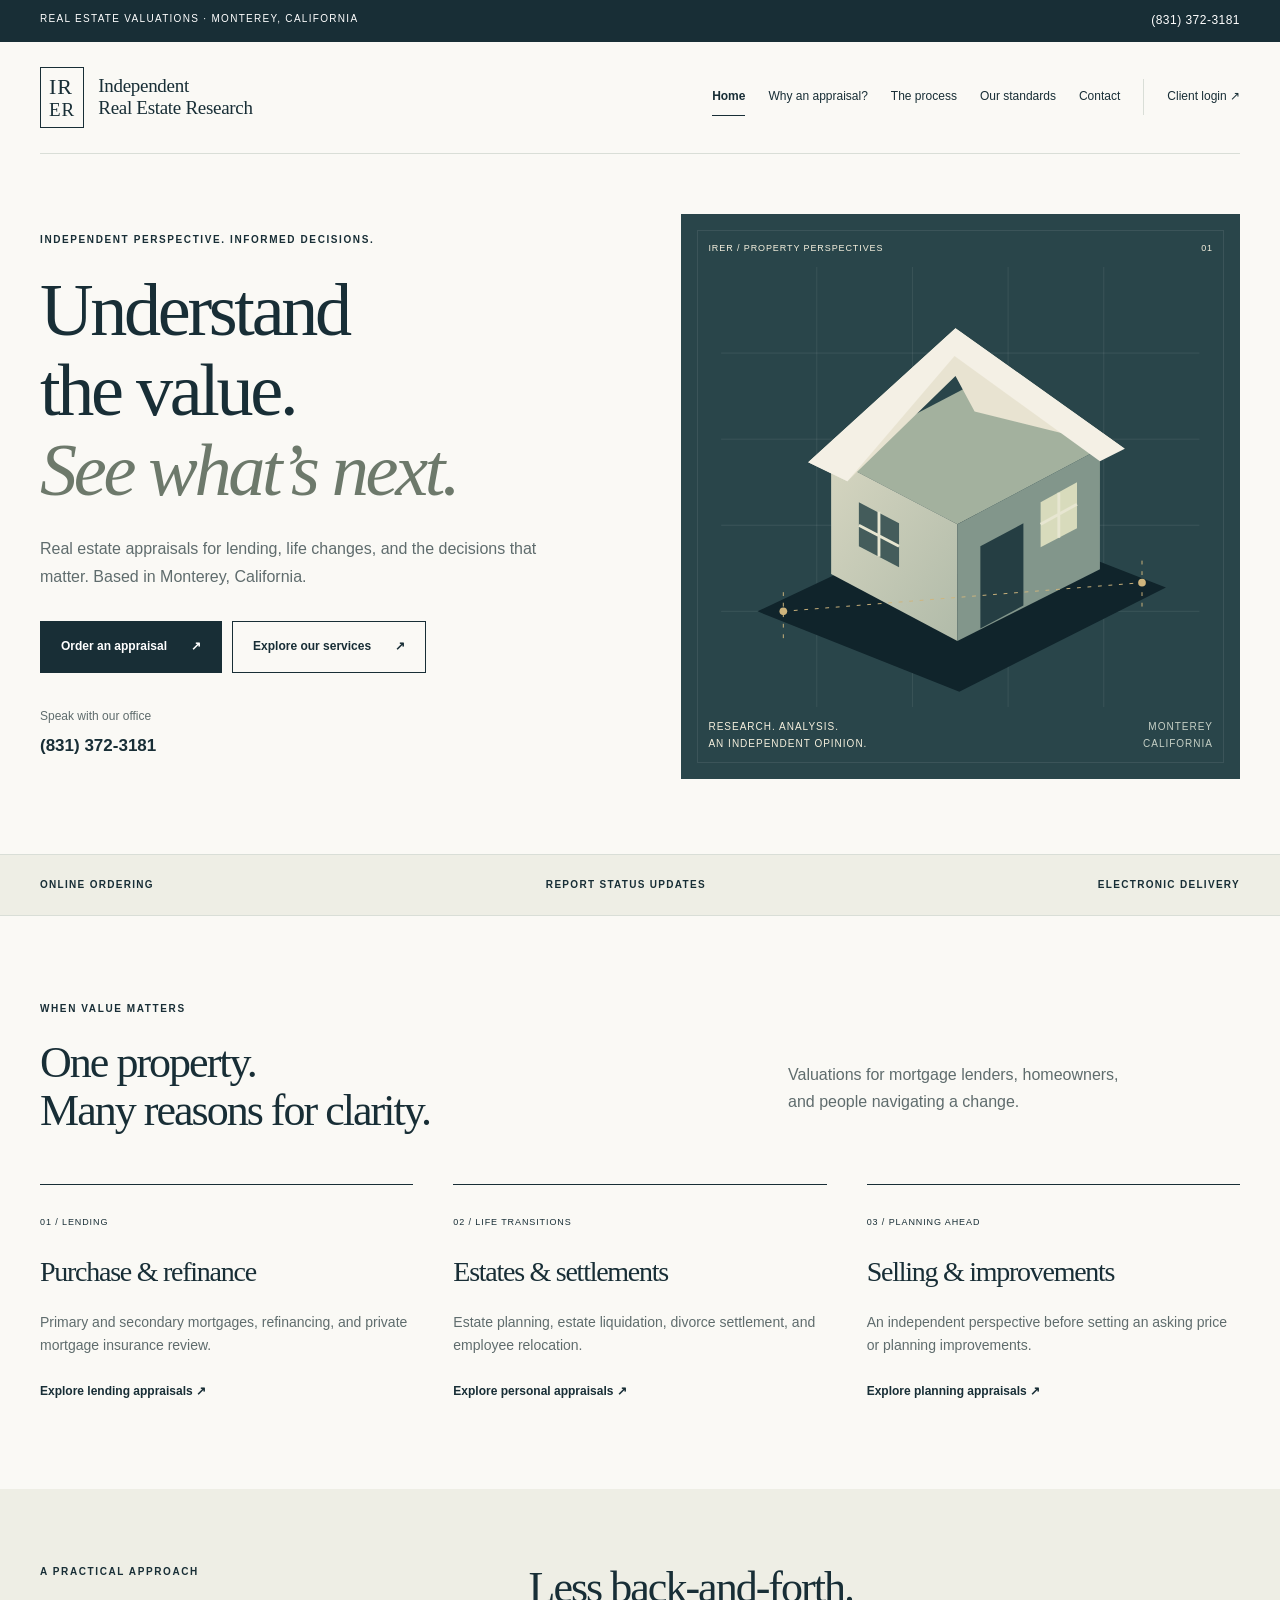
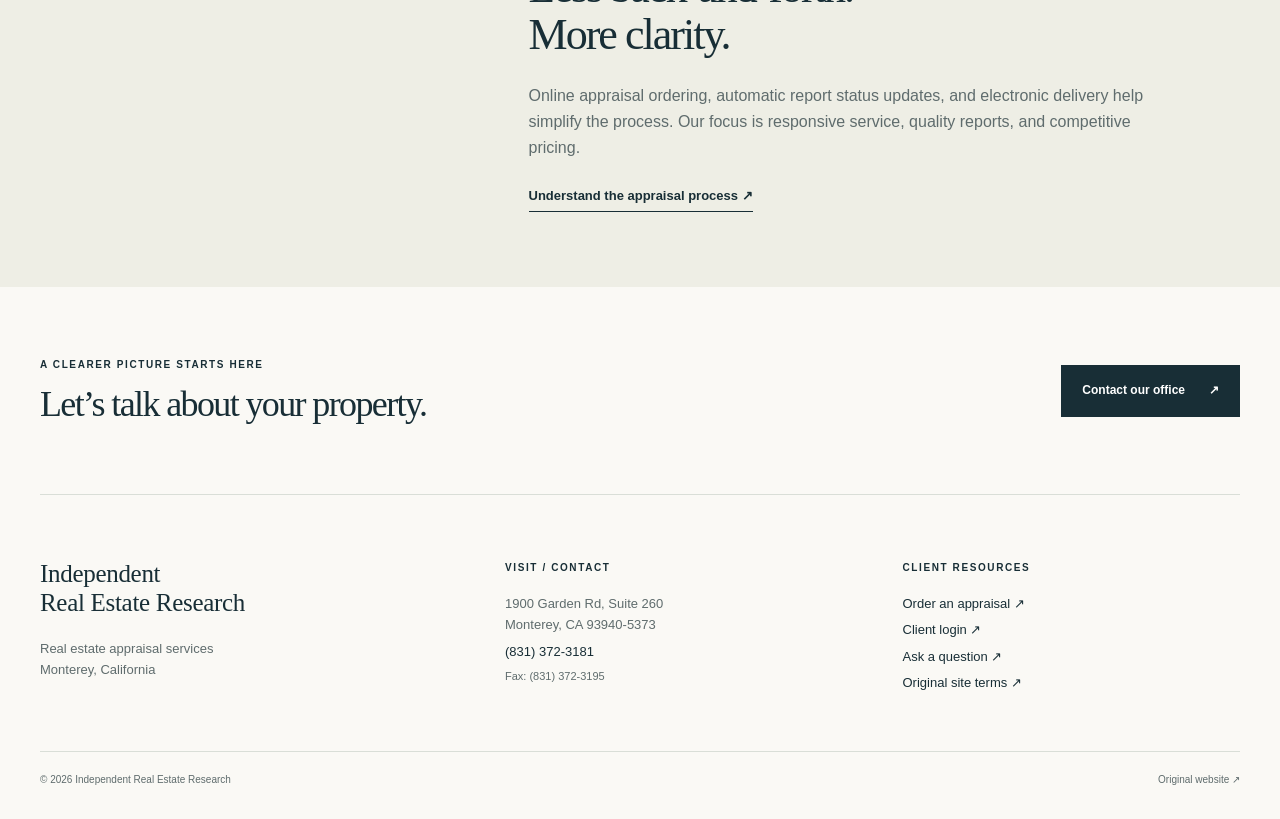
<file: index.html>
<!doctype html><html lang="en"><head><meta charset="utf-8"><meta name="viewport" content="width=device-width,initial-scale=1"><title>Real Estate Appraisals in Monterey | Independent Real Estate Research</title><meta name="description" content="Independent Real Estate Research provides appraisal services for mortgages, refinancing, estates, settlements and relocation."><meta name="theme-color" content="#182e36"><link rel="icon" href="favicon.svg" type="image/svg+xml"><link rel="stylesheet" href="styles.css"><script src="script.js" defer></script><script type="application/ld+json">{"@context": "https://schema.org", "@type": "LocalBusiness", "name": "Independent Real Estate Research", "telephone": "+1-831-372-3181", "faxNumber": "+1-831-372-3195", "address": {"@type": "PostalAddress", "streetAddress": "1900 Garden Rd, Suite 260", "addressLocality": "Monterey", "addressRegion": "CA", "postalCode": "93940-5373"}}</script></head><body><a class="skip" href="#main">Skip to content</a><div class="top"><div class="wrap"><span>REAL ESTATE VALUATIONS · MONTEREY, CALIFORNIA</span><a href="tel:+18313723181">(831) 372-3181</a></div></div><header class="header wrap"><a class="brand" href="index.html"><span class="monogram">IR<span>ER</span></span><span>Independent<br>Real Estate Research</span></a><button class="menu" aria-label="Open navigation" aria-expanded="false" aria-controls="navigation">Menu +</button><nav id="navigation" aria-label="Main navigation"><a href="index.html" aria-current="page">Home</a><a href="services.html">Why an appraisal?</a><a href="appraisal-info.html">The process</a><a href="ethics.html">Our standards</a><a href="contact.html">Contact</a><a class="login" href="https://irer.appraiserxsites.com/client.x">Client login ↗</a></nav></header><main id="main"><section class="hero wrap"><div class="hero-copy"><p class="eyebrow">INDEPENDENT PERSPECTIVE. INFORMED DECISIONS.</p><h1>Understand<br>the value.<br><em>See what’s next.</em></h1><p class="lede">Real estate appraisals for lending, life changes, and the decisions that matter. Based in Monterey, California.</p><div class="actions"><a class="button" href="https://irer.appraiserxsites.com/order.x">Order an appraisal <span aria-hidden="true">↗</span></a><a class="button secondary" href="services.html">Explore our services <span aria-hidden="true">↗</span></a></div><a class="hero-phone" href="tel:+18313723181">Speak with our office <strong>(831) 372-3181</strong></a></div><div class="hero-art" aria-hidden="true"><div class="art-top"><span>IRER / PROPERTY PERSPECTIVES</span><span>01</span></div><svg viewBox="0 0 500 460" role="presentation"><defs><linearGradient id="wall" x2="1" y2="1"><stop stop-color="#d5d5c0"/><stop offset="1" stop-color="#b1bba9"/></linearGradient></defs><g fill="none" stroke="#ffffff16"><path d="M0 90H500M0 180H500M0 270H500M0 360H500M100 0V460M200 0V460M300 0V460M400 0V460"/></g><path d="M38 360 260 255 465 335 249 444Z" fill="#10242b"/><path d="M115 200 266 121 396 190 247 269Z" fill="#a3b19e"/><path d="M115 200 247 269 247 391 115 321Z" fill="url(#wall)"/><path d="M247 269 396 190 396 316 247 391Z" fill="#82968b"/><path d="M91 204 245 64 422 190 265 151 245 114 132 224Z" fill="#e8e3d1"/><path d="M245 64 422 190 396 203 244 93 132 224 91 204Z" fill="#f4f0e5"/><path d="M271 292 316 268 316 354 271 378Z" fill="#253e43"/><path d="M144 246 186 268 186 314 144 292Z" fill="#445c5b"/><path d="M334 246 372 225 372 273 334 293Z" fill="#d8dbbc"/><path d="M165 256V303M144 270 186 292M353 236V283M334 269 372 248" stroke="#e7e6d1" stroke-width="3"/><path d="M65 388 65 334M440 355 440 304M65 360 440 330" stroke="#cfb57d" stroke-width="1" stroke-dasharray="4 7"/><circle cx="65" cy="360" r="4" fill="#cfb57d"/><circle cx="440" cy="330" r="4" fill="#cfb57d"/></svg><div class="art-bottom"><span>RESEARCH. ANALYSIS.<br>AN INDEPENDENT OPINION.</span><span class="coordinates">MONTEREY<br>CALIFORNIA</span></div></div></section><div class="trust-strip"><div class="wrap"><span>ONLINE ORDERING</span><span>REPORT STATUS UPDATES</span><span>ELECTRONIC DELIVERY</span></div></div><section class="section wrap"><div class="section-title"><p class="eyebrow">WHEN VALUE MATTERS</p><h2>One property.<br>Many reasons for clarity.</h2><p>Valuations for mortgage lenders, homeowners, and people navigating a change.</p></div><div class="service-preview"><a href="services.html#lending"><span>01 / LENDING</span><h3>Purchase & refinance</h3><p>Primary and secondary mortgages, refinancing, and private mortgage insurance review.</p><b>Explore lending appraisals ↗</b></a><a href="services.html#life"><span>02 / LIFE TRANSITIONS</span><h3>Estates & settlements</h3><p>Estate planning, estate liquidation, divorce settlement, and employee relocation.</p><b>Explore personal appraisals ↗</b></a><a href="services.html#planning"><span>03 / PLANNING AHEAD</span><h3>Selling & improvements</h3><p>An independent perspective before setting an asking price or planning improvements.</p><b>Explore planning appraisals ↗</b></a></div></section><section class="statement"><div class="wrap statement-grid"><p class="eyebrow">A PRACTICAL APPROACH</p><div><h2>Less back-and-forth.<br>More clarity.</h2><p>Online appraisal ordering, automatic report status updates, and electronic delivery help simplify the process. Our focus is responsive service, quality reports, and competitive pricing.</p><a class="text-link" href="appraisal-info.html">Understand the appraisal process ↗</a></div></div></section><section class="cta wrap"><div><p class="eyebrow">A CLEARER PICTURE STARTS HERE</p><h2>Let’s talk about your property.</h2></div><a class="button" href="contact.html">Contact our office <span aria-hidden="true">↗</span></a></section></main><footer class="wrap"><div class="footer-grid"><div><a class="brand footer-brand" href="index.html">Independent<br>Real Estate Research</a><p>Real estate appraisal services<br>Monterey, California</p></div><div><p class="eyebrow">VISIT / CONTACT</p><address>1900 Garden Rd, Suite 260<br>Monterey, CA 93940-5373</address><a href="tel:+18313723181">(831) 372-3181</a><p class="fine">Fax: (831) 372-3195</p></div><div><p class="eyebrow">CLIENT RESOURCES</p><a href="https://irer.appraiserxsites.com/order.x">Order an appraisal ↗</a><a href="https://irer.appraiserxsites.com/client.x">Client login ↗</a><a href="https://irer.appraiserxsites.com/contact.x">Ask a question ↗</a><a href="https://irer.appraiserxsites.com/TermsOfUse">Original site terms ↗</a></div></div><div class="footer-bottom"><span>© <span id="year">2026</span> Independent Real Estate Research</span><a href="https://irer.appraiserxsites.com/HomePage.x">Original website ↗</a></div></footer><a class="mobile-call" href="tel:+18313723181">Call the office · (831) 372-3181</a></body></html>
</file>
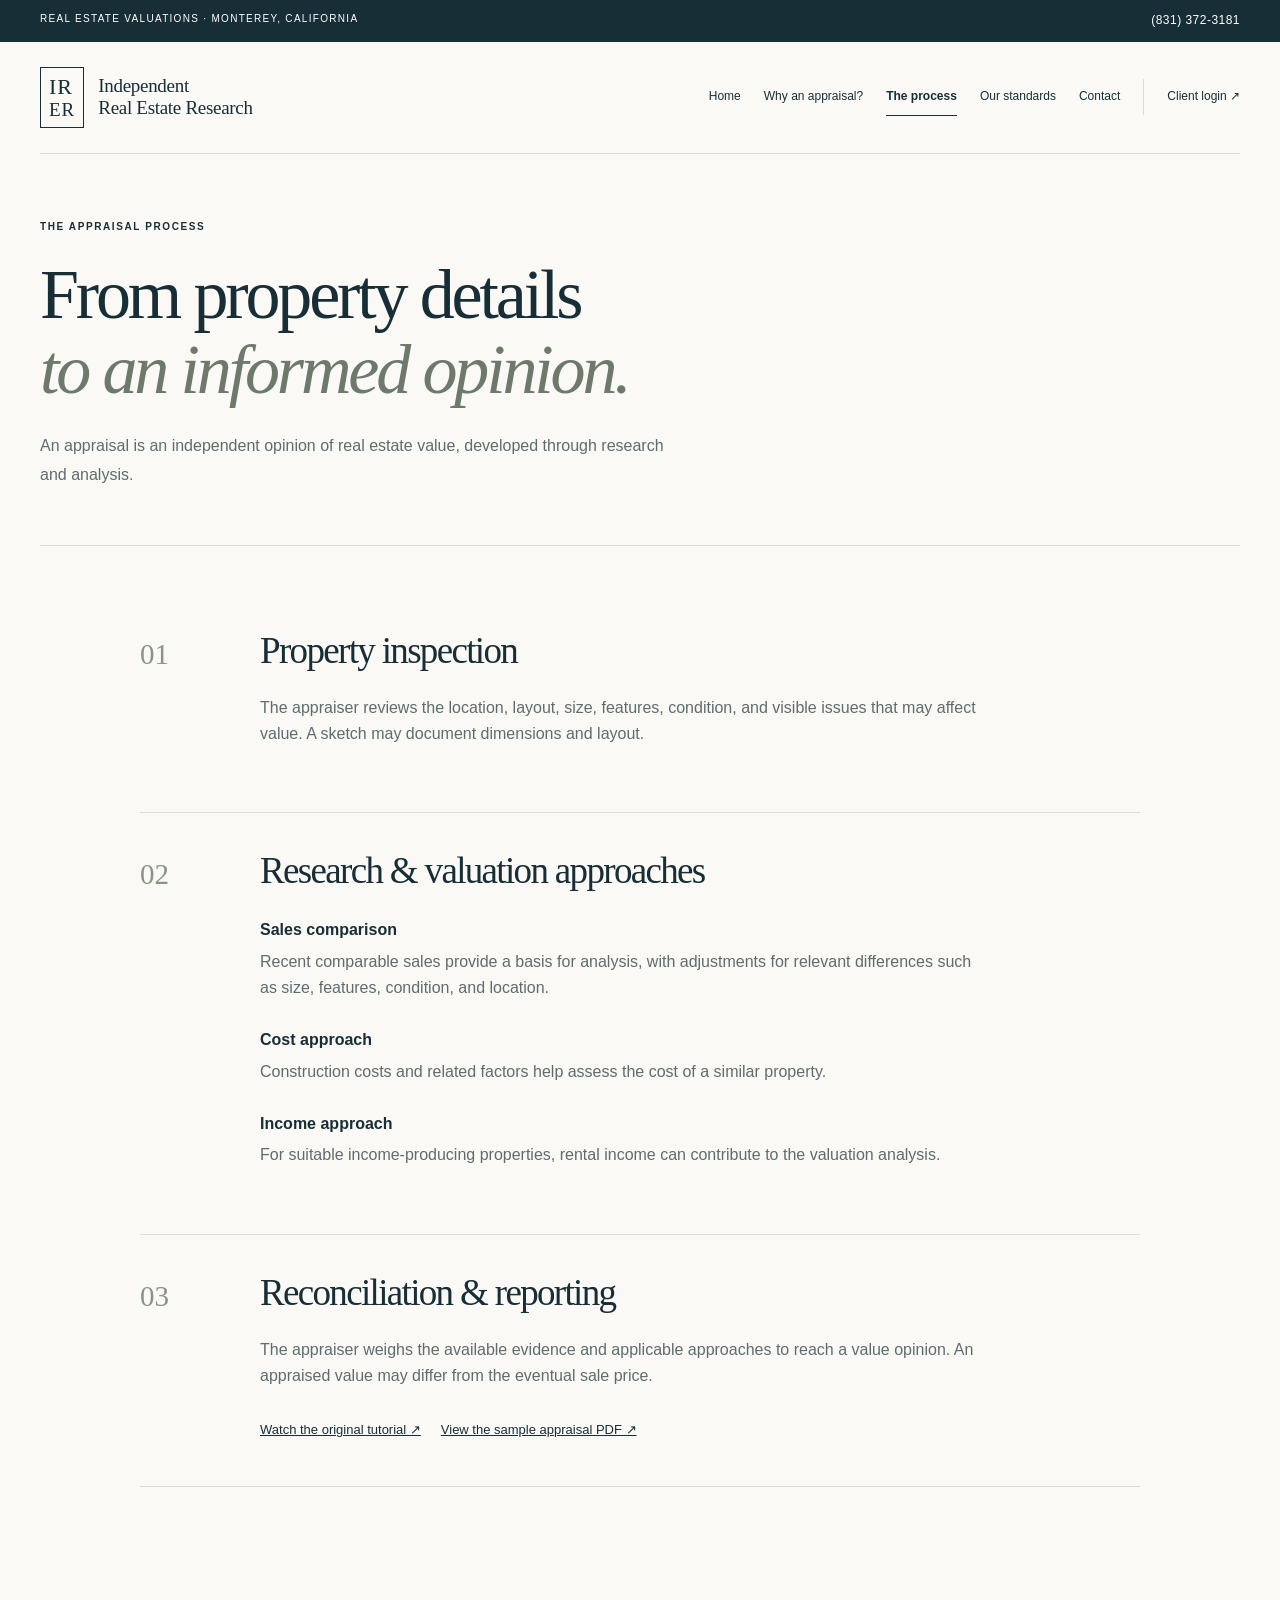
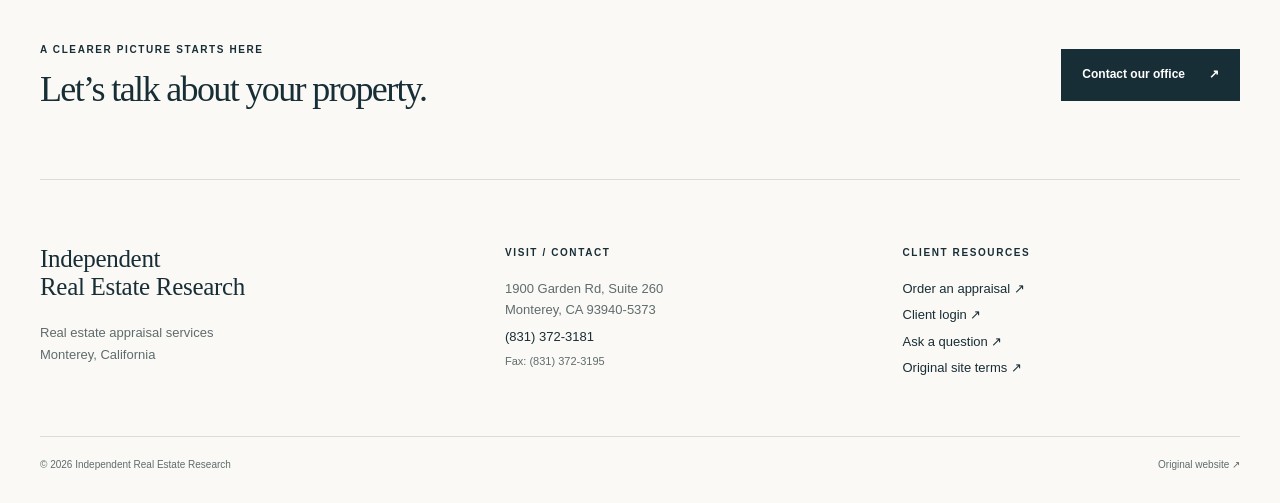
<file: appraisal-info.html>
<!doctype html><html lang="en"><head><meta charset="utf-8"><meta name="viewport" content="width=device-width,initial-scale=1"><title>The Appraisal Process | Independent Real Estate Research</title><meta name="description" content="Learn about property inspections, sales comparison, cost and income approaches, and appraisal reporting."><meta name="theme-color" content="#182e36"><link rel="icon" href="favicon.svg" type="image/svg+xml"><link rel="stylesheet" href="styles.css"><script src="script.js" defer></script><script type="application/ld+json">{"@context": "https://schema.org", "@type": "LocalBusiness", "name": "Independent Real Estate Research", "telephone": "+1-831-372-3181", "faxNumber": "+1-831-372-3195", "address": {"@type": "PostalAddress", "streetAddress": "1900 Garden Rd, Suite 260", "addressLocality": "Monterey", "addressRegion": "CA", "postalCode": "93940-5373"}}</script></head><body><a class="skip" href="#main">Skip to content</a><div class="top"><div class="wrap"><span>REAL ESTATE VALUATIONS · MONTEREY, CALIFORNIA</span><a href="tel:+18313723181">(831) 372-3181</a></div></div><header class="header wrap"><a class="brand" href="index.html"><span class="monogram">IR<span>ER</span></span><span>Independent<br>Real Estate Research</span></a><button class="menu" aria-label="Open navigation" aria-expanded="false" aria-controls="navigation">Menu +</button><nav id="navigation" aria-label="Main navigation"><a href="index.html">Home</a><a href="services.html">Why an appraisal?</a><a href="appraisal-info.html" aria-current="page">The process</a><a href="ethics.html">Our standards</a><a href="contact.html">Contact</a><a class="login" href="https://irer.appraiserxsites.com/client.x">Client login ↗</a></nav></header><main id="main"><section class="page-head wrap"><p class="eyebrow">THE APPRAISAL PROCESS</p><h1>From property details<br><em>to an informed opinion.</em></h1><p class="lede">An appraisal is an independent opinion of real estate value, developed through research and analysis.</p></section><section class="section wrap editorial"><article><span class="number">01</span><div><h2>Property inspection</h2><p>The appraiser reviews the location, layout, size, features, condition, and visible issues that may affect value. A sketch may document dimensions and layout.</p></div></article><article><span class="number">02</span><div><h2>Research & valuation approaches</h2><h3>Sales comparison</h3><p>Recent comparable sales provide a basis for analysis, with adjustments for relevant differences such as size, features, condition, and location.</p><h3>Cost approach</h3><p>Construction costs and related factors help assess the cost of a similar property.</p><h3>Income approach</h3><p>For suitable income-producing properties, rental income can contribute to the valuation analysis.</p></div></article><article><span class="number">03</span><div><h2>Reconciliation & reporting</h2><p>The appraiser weighs the available evidence and applicable approaches to reach a value opinion. An appraised value may differ from the eventual sale price.</p><div class="resource-links"><a href="https://irer.appraiserxsites.com/AppraisalVideo">Watch the original tutorial ↗</a><a href="https://irer.appraiserxsites.com/misc/sample.pdf">View the sample appraisal PDF ↗</a></div></div></article></section><section class="cta wrap"><div><p class="eyebrow">A CLEARER PICTURE STARTS HERE</p><h2>Let’s talk about your property.</h2></div><a class="button" href="contact.html">Contact our office <span aria-hidden="true">↗</span></a></section></main><footer class="wrap"><div class="footer-grid"><div><a class="brand footer-brand" href="index.html">Independent<br>Real Estate Research</a><p>Real estate appraisal services<br>Monterey, California</p></div><div><p class="eyebrow">VISIT / CONTACT</p><address>1900 Garden Rd, Suite 260<br>Monterey, CA 93940-5373</address><a href="tel:+18313723181">(831) 372-3181</a><p class="fine">Fax: (831) 372-3195</p></div><div><p class="eyebrow">CLIENT RESOURCES</p><a href="https://irer.appraiserxsites.com/order.x">Order an appraisal ↗</a><a href="https://irer.appraiserxsites.com/client.x">Client login ↗</a><a href="https://irer.appraiserxsites.com/contact.x">Ask a question ↗</a><a href="https://irer.appraiserxsites.com/TermsOfUse">Original site terms ↗</a></div></div><div class="footer-bottom"><span>© <span id="year">2026</span> Independent Real Estate Research</span><a href="https://irer.appraiserxsites.com/HomePage.x">Original website ↗</a></div></footer><a class="mobile-call" href="tel:+18313723181">Call the office · (831) 372-3181</a></body></html>
</file>
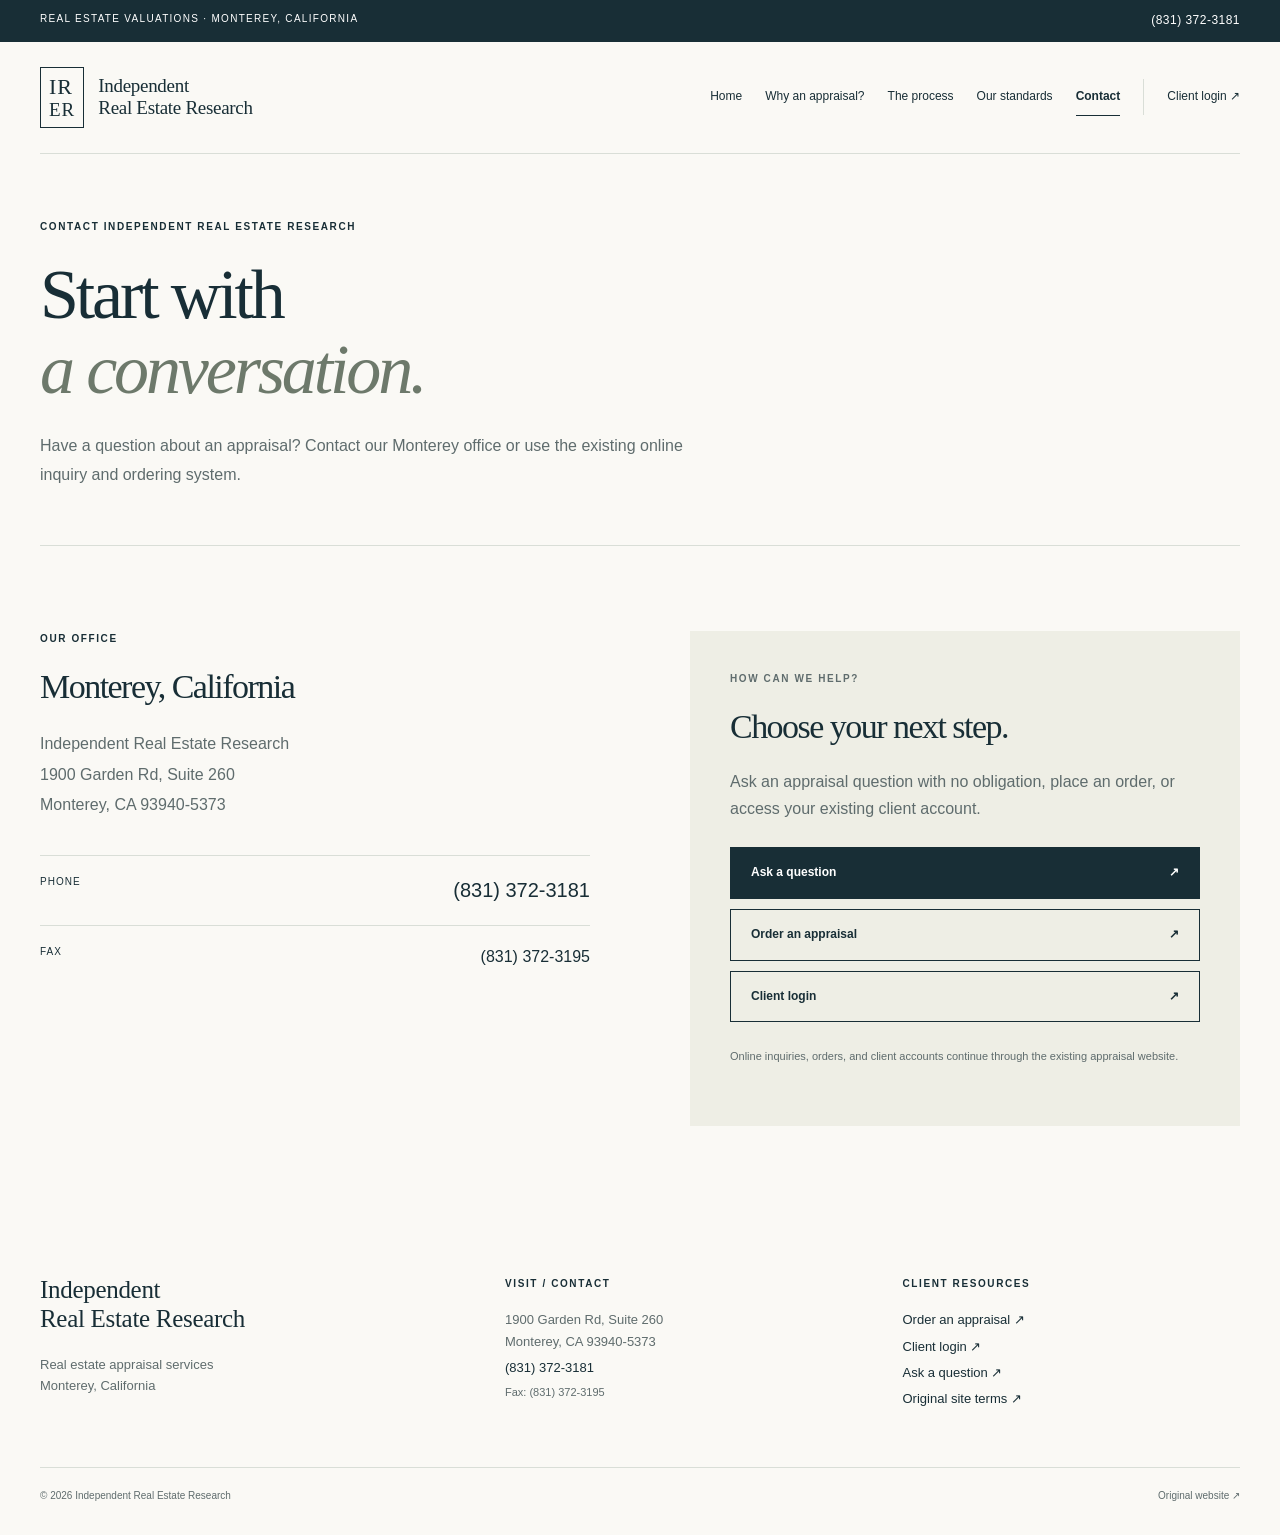
<file: contact.html>
<!doctype html><html lang="en"><head><meta charset="utf-8"><meta name="viewport" content="width=device-width,initial-scale=1"><title>Contact Our Monterey Office | Independent Real Estate Research</title><meta name="description" content="Call (831) 372-3181. Independent Real Estate Research, 1900 Garden Rd, Suite 260, Monterey, CA 93940-5373."><meta name="theme-color" content="#182e36"><link rel="icon" href="favicon.svg" type="image/svg+xml"><link rel="stylesheet" href="styles.css"><script src="script.js" defer></script><script type="application/ld+json">{"@context": "https://schema.org", "@type": "LocalBusiness", "name": "Independent Real Estate Research", "telephone": "+1-831-372-3181", "faxNumber": "+1-831-372-3195", "address": {"@type": "PostalAddress", "streetAddress": "1900 Garden Rd, Suite 260", "addressLocality": "Monterey", "addressRegion": "CA", "postalCode": "93940-5373"}}</script></head><body><a class="skip" href="#main">Skip to content</a><div class="top"><div class="wrap"><span>REAL ESTATE VALUATIONS · MONTEREY, CALIFORNIA</span><a href="tel:+18313723181">(831) 372-3181</a></div></div><header class="header wrap"><a class="brand" href="index.html"><span class="monogram">IR<span>ER</span></span><span>Independent<br>Real Estate Research</span></a><button class="menu" aria-label="Open navigation" aria-expanded="false" aria-controls="navigation">Menu +</button><nav id="navigation" aria-label="Main navigation"><a href="index.html">Home</a><a href="services.html">Why an appraisal?</a><a href="appraisal-info.html">The process</a><a href="ethics.html">Our standards</a><a href="contact.html" aria-current="page">Contact</a><a class="login" href="https://irer.appraiserxsites.com/client.x">Client login ↗</a></nav></header><main id="main"><section class="page-head wrap"><p class="eyebrow">CONTACT INDEPENDENT REAL ESTATE RESEARCH</p><h1>Start with<br><em>a conversation.</em></h1><p class="lede">Have a question about an appraisal? Contact our Monterey office or use the existing online inquiry and ordering system.</p></section><section class="section wrap contact-grid"><div><p class="eyebrow">OUR OFFICE</p><h2>Monterey, California</h2><address>Independent Real Estate Research<br>1900 Garden Rd, Suite 260<br>Monterey, CA 93940-5373</address><div class="contact-row"><span>PHONE</span><a href="tel:+18313723181">(831) 372-3181</a></div><div class="contact-row"><span>FAX</span><span>(831) 372-3195</span></div></div><div class="contact-panel"><p class="eyebrow">HOW CAN WE HELP?</p><h2>Choose your next step.</h2><p>Ask an appraisal question with no obligation, place an order, or access your existing client account.</p><div class="contact-actions"><a class="button" href="https://irer.appraiserxsites.com/contact.x">Ask a question <span aria-hidden="true">↗</span></a><a class="button secondary" href="https://irer.appraiserxsites.com/order.x">Order an appraisal <span aria-hidden="true">↗</span></a><a class="button secondary" href="https://irer.appraiserxsites.com/client.x">Client login <span aria-hidden="true">↗</span></a></div><p class="fine">Online inquiries, orders, and client accounts continue through the existing appraisal website.</p></div></section></main><footer class="wrap"><div class="footer-grid"><div><a class="brand footer-brand" href="index.html">Independent<br>Real Estate Research</a><p>Real estate appraisal services<br>Monterey, California</p></div><div><p class="eyebrow">VISIT / CONTACT</p><address>1900 Garden Rd, Suite 260<br>Monterey, CA 93940-5373</address><a href="tel:+18313723181">(831) 372-3181</a><p class="fine">Fax: (831) 372-3195</p></div><div><p class="eyebrow">CLIENT RESOURCES</p><a href="https://irer.appraiserxsites.com/order.x">Order an appraisal ↗</a><a href="https://irer.appraiserxsites.com/client.x">Client login ↗</a><a href="https://irer.appraiserxsites.com/contact.x">Ask a question ↗</a><a href="https://irer.appraiserxsites.com/TermsOfUse">Original site terms ↗</a></div></div><div class="footer-bottom"><span>© <span id="year">2026</span> Independent Real Estate Research</span><a href="https://irer.appraiserxsites.com/HomePage.x">Original website ↗</a></div></footer><a class="mobile-call" href="tel:+18313723181">Call the office · (831) 372-3181</a></body></html>
</file>
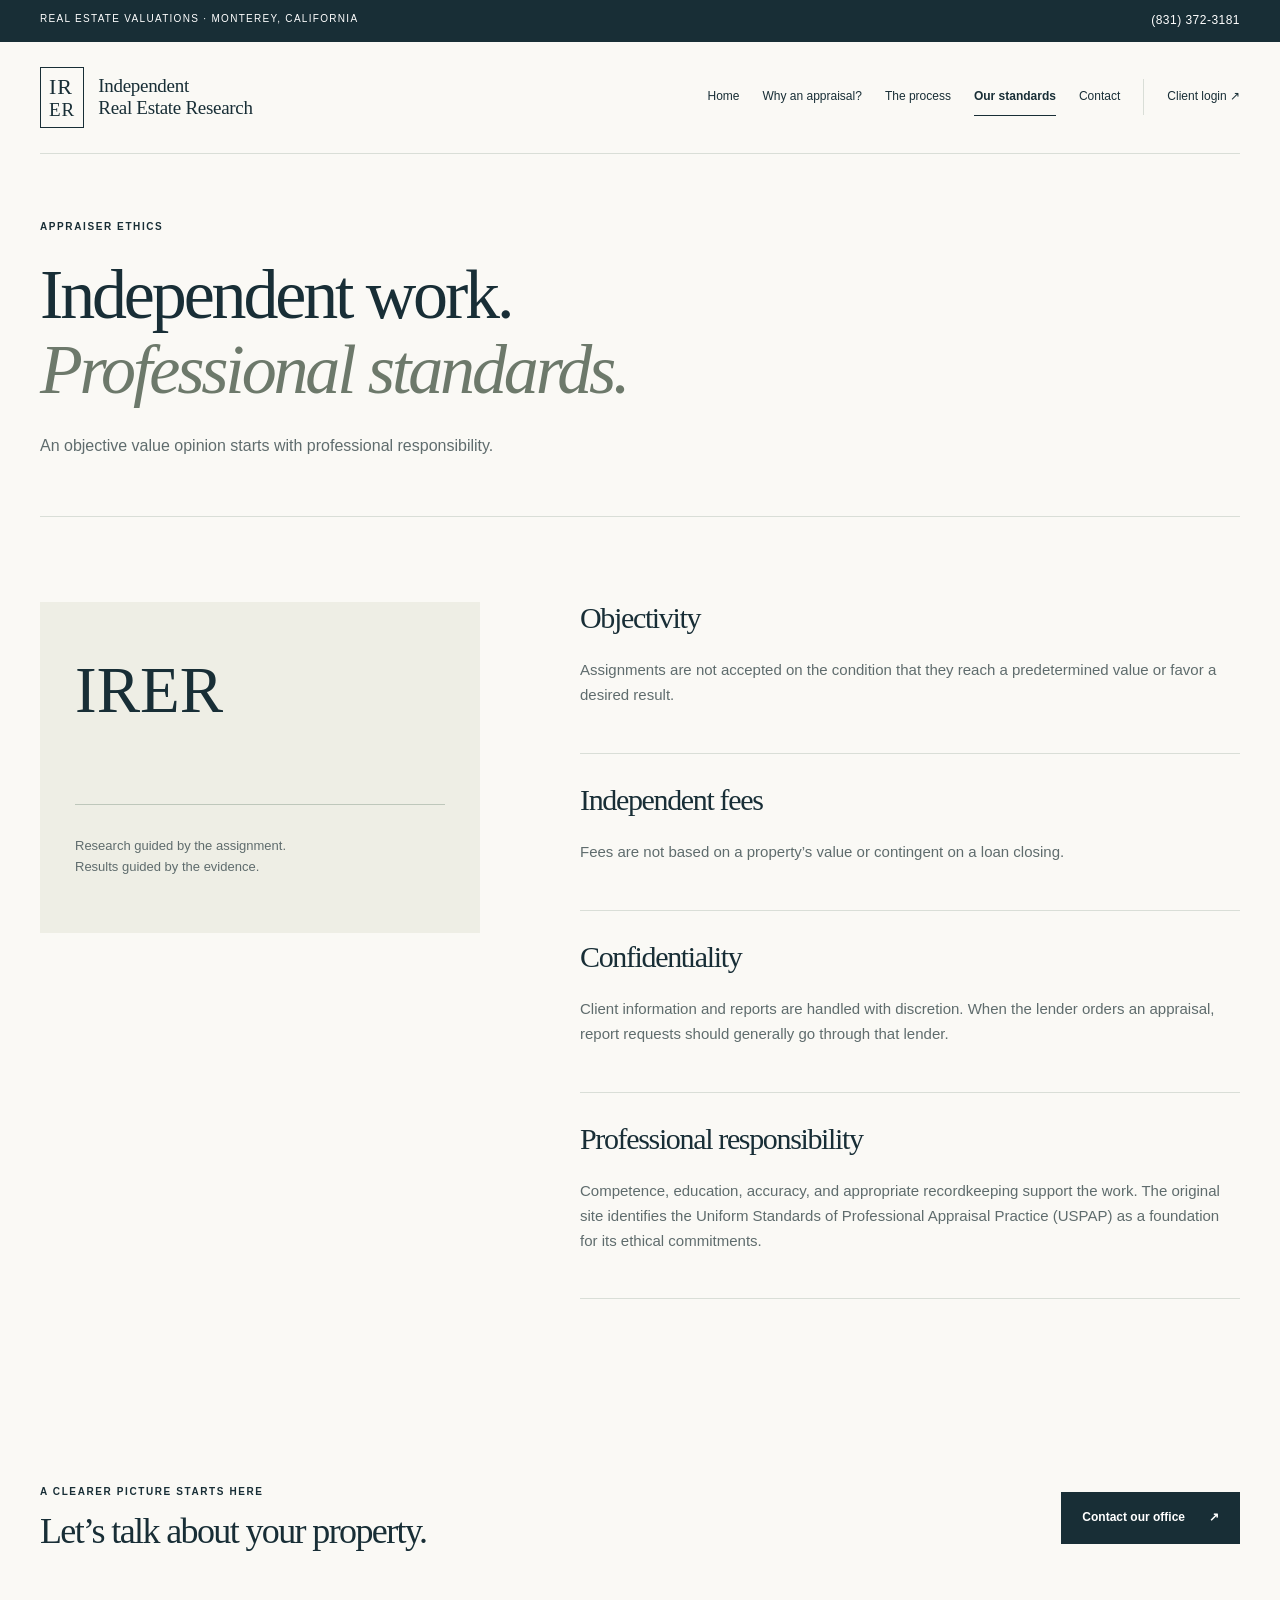
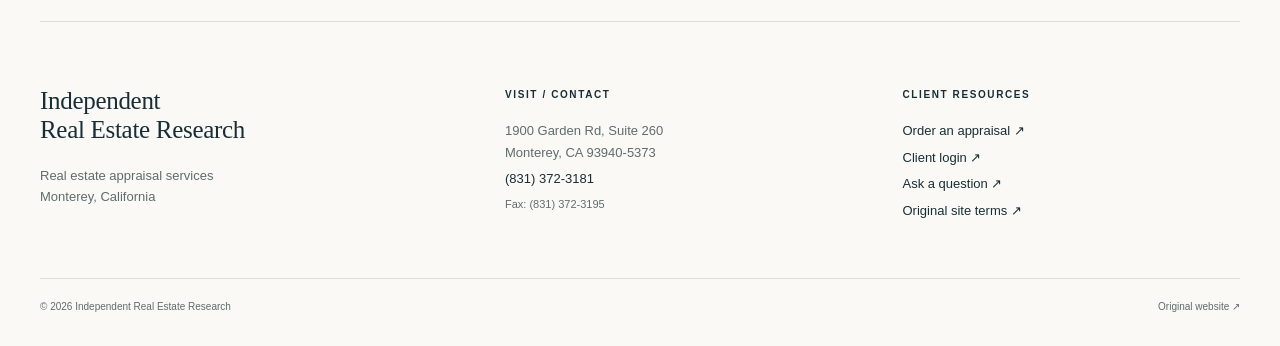
<file: ethics.html>
<!doctype html><html lang="en"><head><meta charset="utf-8"><meta name="viewport" content="width=device-width,initial-scale=1"><title>Appraiser Ethics | Independent Real Estate Research</title><meta name="description" content="Our commitments to objectivity, confidentiality, independent fees and professional appraisal standards."><meta name="theme-color" content="#182e36"><link rel="icon" href="favicon.svg" type="image/svg+xml"><link rel="stylesheet" href="styles.css"><script src="script.js" defer></script><script type="application/ld+json">{"@context": "https://schema.org", "@type": "LocalBusiness", "name": "Independent Real Estate Research", "telephone": "+1-831-372-3181", "faxNumber": "+1-831-372-3195", "address": {"@type": "PostalAddress", "streetAddress": "1900 Garden Rd, Suite 260", "addressLocality": "Monterey", "addressRegion": "CA", "postalCode": "93940-5373"}}</script></head><body><a class="skip" href="#main">Skip to content</a><div class="top"><div class="wrap"><span>REAL ESTATE VALUATIONS · MONTEREY, CALIFORNIA</span><a href="tel:+18313723181">(831) 372-3181</a></div></div><header class="header wrap"><a class="brand" href="index.html"><span class="monogram">IR<span>ER</span></span><span>Independent<br>Real Estate Research</span></a><button class="menu" aria-label="Open navigation" aria-expanded="false" aria-controls="navigation">Menu +</button><nav id="navigation" aria-label="Main navigation"><a href="index.html">Home</a><a href="services.html">Why an appraisal?</a><a href="appraisal-info.html">The process</a><a href="ethics.html" aria-current="page">Our standards</a><a href="contact.html">Contact</a><a class="login" href="https://irer.appraiserxsites.com/client.x">Client login ↗</a></nav></header><main id="main"><section class="page-head wrap"><p class="eyebrow">APPRAISER ETHICS</p><h1>Independent work.<br><em>Professional standards.</em></h1><p class="lede">An objective value opinion starts with professional responsibility.</p></section><section class="section wrap ethics-grid"><div class="ethics-aside"><span class="large-mark">IRER</span><p>Research guided by the assignment.<br>Results guided by the evidence.</p></div><div class="principles"><article><h2>Objectivity</h2><p>Assignments are not accepted on the condition that they reach a predetermined value or favor a desired result.</p></article><article><h2>Independent fees</h2><p>Fees are not based on a property’s value or contingent on a loan closing.</p></article><article><h2>Confidentiality</h2><p>Client information and reports are handled with discretion. When the lender orders an appraisal, report requests should generally go through that lender.</p></article><article><h2>Professional responsibility</h2><p>Competence, education, accuracy, and appropriate recordkeeping support the work. The original site identifies the Uniform Standards of Professional Appraisal Practice (USPAP) as a foundation for its ethical commitments.</p></article></div></section><section class="cta wrap"><div><p class="eyebrow">A CLEARER PICTURE STARTS HERE</p><h2>Let’s talk about your property.</h2></div><a class="button" href="contact.html">Contact our office <span aria-hidden="true">↗</span></a></section></main><footer class="wrap"><div class="footer-grid"><div><a class="brand footer-brand" href="index.html">Independent<br>Real Estate Research</a><p>Real estate appraisal services<br>Monterey, California</p></div><div><p class="eyebrow">VISIT / CONTACT</p><address>1900 Garden Rd, Suite 260<br>Monterey, CA 93940-5373</address><a href="tel:+18313723181">(831) 372-3181</a><p class="fine">Fax: (831) 372-3195</p></div><div><p class="eyebrow">CLIENT RESOURCES</p><a href="https://irer.appraiserxsites.com/order.x">Order an appraisal ↗</a><a href="https://irer.appraiserxsites.com/client.x">Client login ↗</a><a href="https://irer.appraiserxsites.com/contact.x">Ask a question ↗</a><a href="https://irer.appraiserxsites.com/TermsOfUse">Original site terms ↗</a></div></div><div class="footer-bottom"><span>© <span id="year">2026</span> Independent Real Estate Research</span><a href="https://irer.appraiserxsites.com/HomePage.x">Original website ↗</a></div></footer><a class="mobile-call" href="tel:+18313723181">Call the office · (831) 372-3181</a></body></html>
</file>
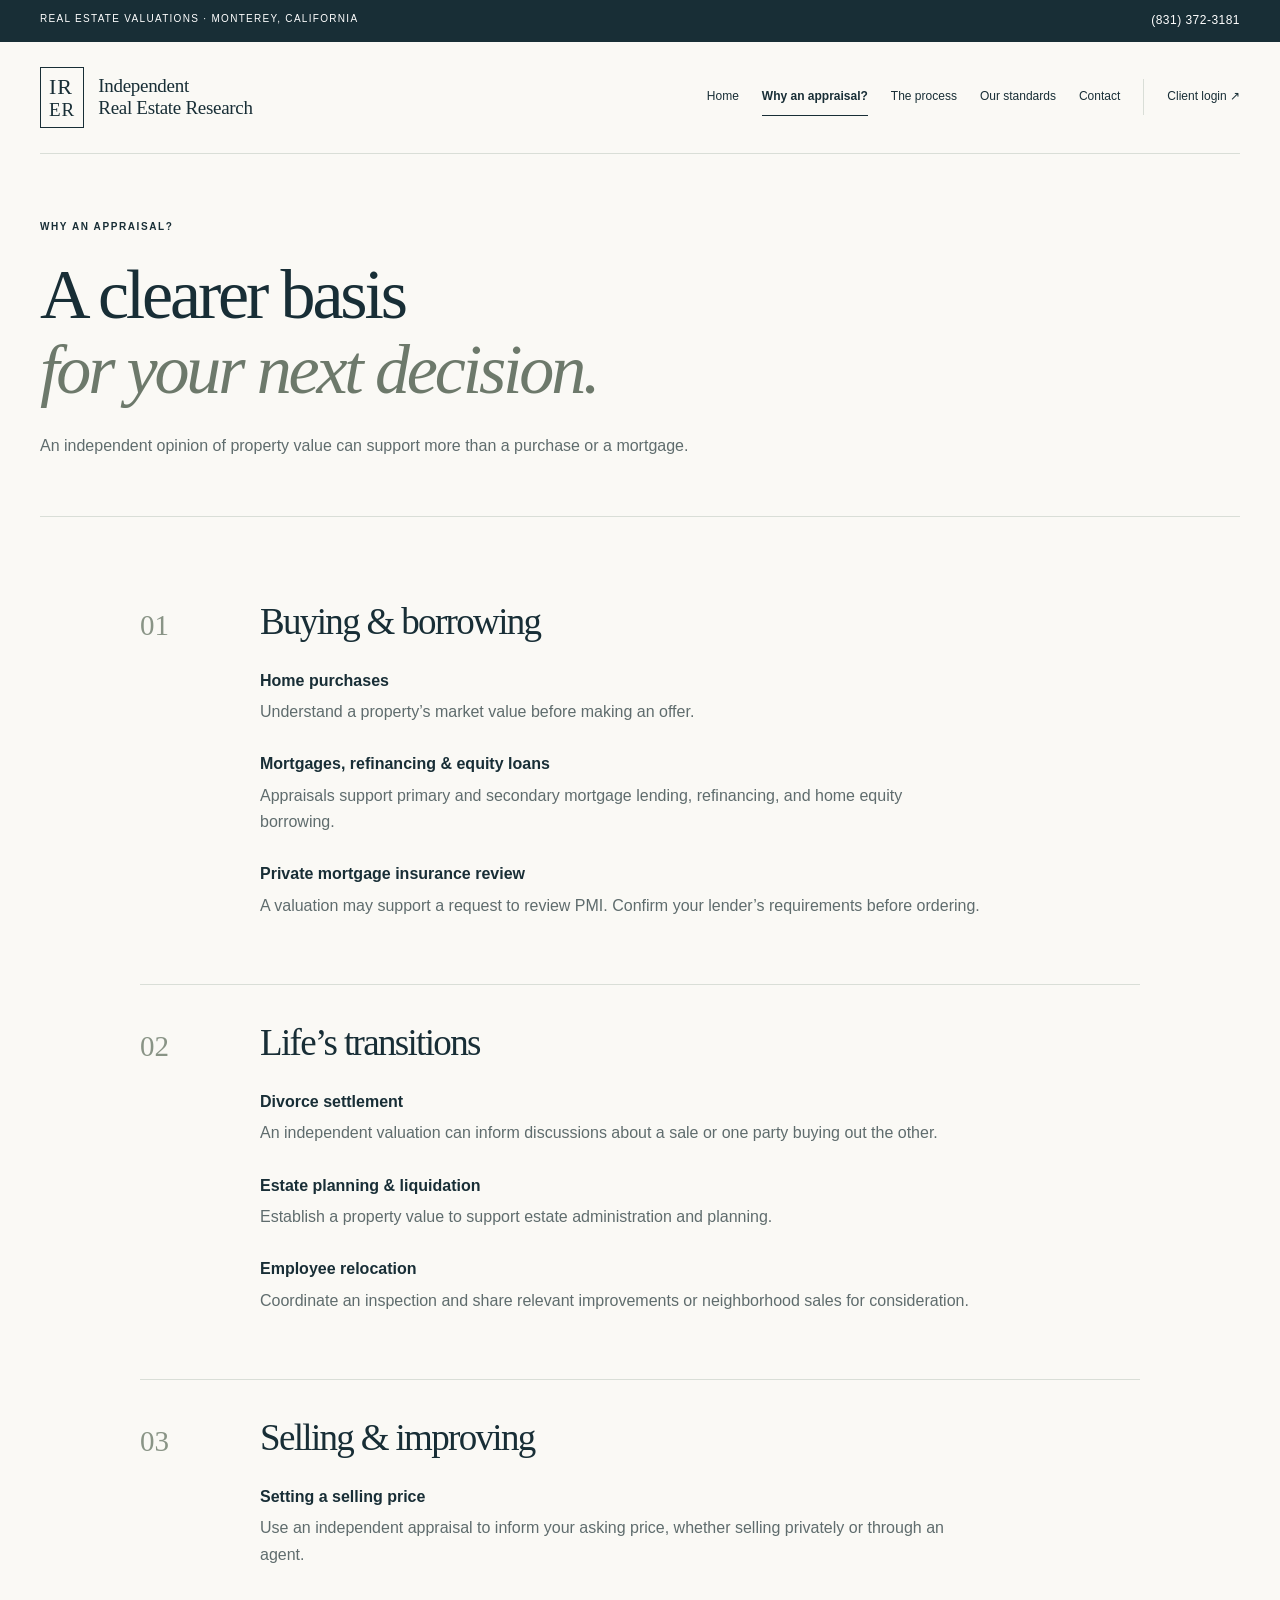
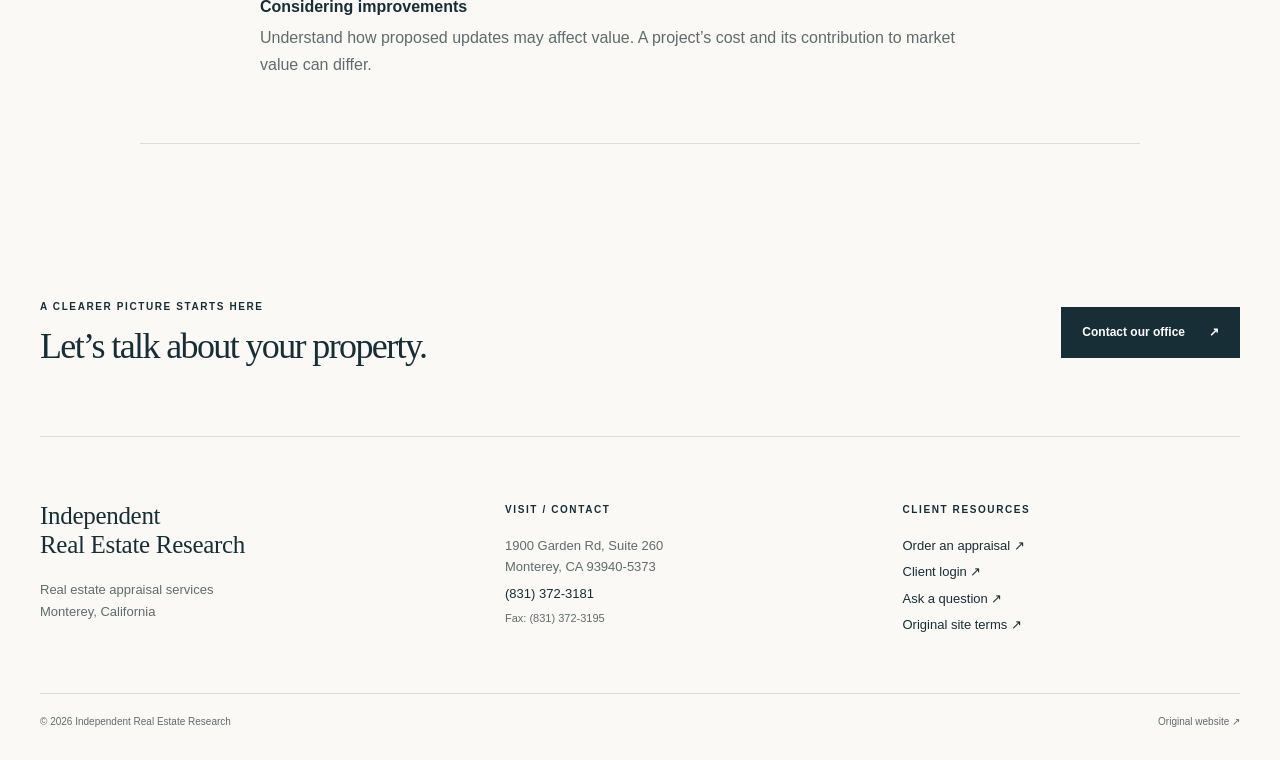
<file: services.html>
<!doctype html><html lang="en"><head><meta charset="utf-8"><meta name="viewport" content="width=device-width,initial-scale=1"><title>Why Get an Appraisal? | Independent Real Estate Research</title><meta name="description" content="Appraisals for purchases, mortgages, refinancing, PMI review, divorce, estate planning, relocation, selling and improvements."><meta name="theme-color" content="#182e36"><link rel="icon" href="favicon.svg" type="image/svg+xml"><link rel="stylesheet" href="styles.css"><script src="script.js" defer></script><script type="application/ld+json">{"@context": "https://schema.org", "@type": "LocalBusiness", "name": "Independent Real Estate Research", "telephone": "+1-831-372-3181", "faxNumber": "+1-831-372-3195", "address": {"@type": "PostalAddress", "streetAddress": "1900 Garden Rd, Suite 260", "addressLocality": "Monterey", "addressRegion": "CA", "postalCode": "93940-5373"}}</script></head><body><a class="skip" href="#main">Skip to content</a><div class="top"><div class="wrap"><span>REAL ESTATE VALUATIONS · MONTEREY, CALIFORNIA</span><a href="tel:+18313723181">(831) 372-3181</a></div></div><header class="header wrap"><a class="brand" href="index.html"><span class="monogram">IR<span>ER</span></span><span>Independent<br>Real Estate Research</span></a><button class="menu" aria-label="Open navigation" aria-expanded="false" aria-controls="navigation">Menu +</button><nav id="navigation" aria-label="Main navigation"><a href="index.html">Home</a><a href="services.html" aria-current="page">Why an appraisal?</a><a href="appraisal-info.html">The process</a><a href="ethics.html">Our standards</a><a href="contact.html">Contact</a><a class="login" href="https://irer.appraiserxsites.com/client.x">Client login ↗</a></nav></header><main id="main"><section class="page-head wrap"><p class="eyebrow">WHY AN APPRAISAL?</p><h1>A clearer basis<br><em>for your next decision.</em></h1><p class="lede">An independent opinion of property value can support more than a purchase or a mortgage.</p></section><section class="section wrap editorial"><article id="lending"><span class="number">01</span><div><h2>Buying & borrowing</h2><h3>Home purchases</h3><p>Understand a property’s market value before making an offer.</p><h3>Mortgages, refinancing & equity loans</h3><p>Appraisals support primary and secondary mortgage lending, refinancing, and home equity borrowing.</p><h3>Private mortgage insurance review</h3><p>A valuation may support a request to review PMI. Confirm your lender’s requirements before ordering.</p></div></article><article id="life"><span class="number">02</span><div><h2>Life’s transitions</h2><h3>Divorce settlement</h3><p>An independent valuation can inform discussions about a sale or one party buying out the other.</p><h3>Estate planning & liquidation</h3><p>Establish a property value to support estate administration and planning.</p><h3>Employee relocation</h3><p>Coordinate an inspection and share relevant improvements or neighborhood sales for consideration.</p></div></article><article id="planning"><span class="number">03</span><div><h2>Selling & improving</h2><h3>Setting a selling price</h3><p>Use an independent appraisal to inform your asking price, whether selling privately or through an agent.</p><h3>Considering improvements</h3><p>Understand how proposed updates may affect value. A project’s cost and its contribution to market value can differ.</p></div></article></section><section class="cta wrap"><div><p class="eyebrow">A CLEARER PICTURE STARTS HERE</p><h2>Let’s talk about your property.</h2></div><a class="button" href="contact.html">Contact our office <span aria-hidden="true">↗</span></a></section></main><footer class="wrap"><div class="footer-grid"><div><a class="brand footer-brand" href="index.html">Independent<br>Real Estate Research</a><p>Real estate appraisal services<br>Monterey, California</p></div><div><p class="eyebrow">VISIT / CONTACT</p><address>1900 Garden Rd, Suite 260<br>Monterey, CA 93940-5373</address><a href="tel:+18313723181">(831) 372-3181</a><p class="fine">Fax: (831) 372-3195</p></div><div><p class="eyebrow">CLIENT RESOURCES</p><a href="https://irer.appraiserxsites.com/order.x">Order an appraisal ↗</a><a href="https://irer.appraiserxsites.com/client.x">Client login ↗</a><a href="https://irer.appraiserxsites.com/contact.x">Ask a question ↗</a><a href="https://irer.appraiserxsites.com/TermsOfUse">Original site terms ↗</a></div></div><div class="footer-bottom"><span>© <span id="year">2026</span> Independent Real Estate Research</span><a href="https://irer.appraiserxsites.com/HomePage.x">Original website ↗</a></div></footer><a class="mobile-call" href="tel:+18313723181">Call the office · (831) 372-3181</a></body></html>
</file>
<file: styles.css>
:root{--ink:#182e36;--muted:#5f6c6d;--paper:#faf9f5;--cream:#eeeee5;--gold:#c8b27e;--line:#d9ded7}*{box-sizing:border-box}html{scroll-behavior:smooth;scroll-padding-top:30px}body{margin:0;background:var(--paper);color:var(--ink);font:16px/1.65 Arial,Helvetica,sans-serif}a{color:inherit;text-decoration:none}button{font:inherit}.wrap{width:min(1200px,calc(100% - 80px));margin-inline:auto}.top{background:var(--ink);color:#fff;font-size:10px;letter-spacing:.13em}.top .wrap{display:flex;justify-content:space-between;gap:20px;padding-block:11px}.top a{font-size:12px;letter-spacing:.04em}.header{display:flex;align-items:center;justify-content:space-between;gap:30px;padding-block:25px;border-bottom:1px solid var(--line)}.brand{display:flex;align-items:center;gap:14px;font-family:Georgia,serif;font-size:19px;line-height:1.15;letter-spacing:-.3px}.monogram{font:22px/1 Georgia,serif;letter-spacing:1px;border:1px solid var(--ink);padding:8px}.monogram span{display:block;font-size:19px;margin-top:2px}.header nav{display:flex;gap:23px;align-items:center;font-size:12px}.header nav>a{padding:8px 0}.header nav [aria-current=page]{border-bottom:1px solid var(--ink);font-weight:bold}.login{border-left:1px solid var(--line);padding-left:23px!important}.menu{display:none}.eyebrow{font-size:10px;font-weight:bold;letter-spacing:.16em;line-height:1.5;margin:0 0 23px}.hero{display:grid;grid-template-columns:1.05fr 1fr;gap:55px;padding-block:60px 75px;align-items:center}h1,h2,h3{font-weight:normal;font-family:Georgia,'Times New Roman',serif;line-height:1.08;letter-spacing:-.045em;margin:0 0 24px}h1{font-size:clamp(52px,5.8vw,78px)}h1 em{font-weight:normal;color:#6d796b}h2{font-size:44px}h3{font-size:28px}p{margin:0 0 20px}.lede{font-size:16px;line-height:1.8;color:var(--muted);max-width:530px}.actions{display:flex;flex-wrap:wrap;gap:10px;margin:29px 0}.button{display:inline-flex;align-items:center;justify-content:space-between;gap:24px;padding:15px 20px;background:var(--ink);color:white;font-size:12px;font-weight:bold;border:1px solid var(--ink);transition:background .2s}.button:hover{background:#304a52}.button.secondary{background:transparent;color:var(--ink)}.button.secondary:hover{background:var(--cream)}.hero-phone{font-size:12px;color:var(--muted)}.hero-phone strong{display:block;color:var(--ink);font-size:17px;margin-top:4px}.hero-art{background:#29454a;min-height:565px;display:flex;flex-direction:column;justify-content:space-between;padding:27px;color:#f5f0de;position:relative;overflow:hidden}.hero-art:before{content:'';position:absolute;inset:16px;border:1px solid #ffffff15;pointer-events:none}.hero-art svg{width:100%;height:auto;max-height:440px}.art-top,.art-bottom{display:flex;justify-content:space-between;gap:20px;font-size:9px;letter-spacing:.1em;z-index:1}.art-bottom{font-size:10px;line-height:1.7}.coordinates{text-align:right;color:#c6d0c6}.trust-strip{border-block:1px solid var(--line);background:var(--cream)}.trust-strip>.wrap{display:flex;justify-content:space-between;gap:20px;padding-block:22px;font-size:10px;font-weight:bold;letter-spacing:.13em}.section{padding-block:85px}.section-title{display:grid;grid-template-columns:1.5fr 1fr;column-gap:70px}.section-title>.eyebrow{grid-column:1/-1}.section-title>p:last-child{color:var(--muted);max-width:350px;align-self:center}.service-preview{display:grid;grid-template-columns:repeat(3,1fr);gap:40px;margin-top:26px}.service-preview>a{border-top:1px solid var(--ink);padding-top:22px}.service-preview span{font-size:9px;letter-spacing:.1em}.service-preview h3{margin-top:23px}.service-preview p{font-size:14px;color:var(--muted)}.service-preview b{font-size:12px}.statement{background:var(--cream);padding-block:75px}.statement-grid{display:grid;grid-template-columns:1fr 1.7fr;gap:70px}.statement-grid p:not(.eyebrow){color:var(--muted);max-width:650px}.text-link{display:inline-block;font-size:13px;font-weight:bold;border-bottom:1px solid var(--ink);padding-bottom:5px}.cta{padding-block:70px;display:flex;justify-content:space-between;align-items:center;gap:40px;border-bottom:1px solid var(--line)}.cta h2{font-size:36px;margin-bottom:0}.cta .eyebrow{margin-bottom:13px}.cta .button{flex-shrink:0}footer{padding-top:65px}.footer-grid{display:grid;grid-template-columns:1.2fr 1fr 1fr;gap:60px;padding-bottom:45px}.footer-brand{font-size:25px;margin-bottom:20px}.footer-grid p:not(.eyebrow),address{font-size:13px;font-style:normal;color:var(--muted)}.footer-grid .eyebrow{margin-bottom:18px}.footer-grid a:not(.brand){display:block;font-size:13px;margin:5px 0}.fine{font-size:11px!important;color:var(--muted);line-height:1.7}.footer-bottom{border-top:1px solid var(--line);padding-block:20px 30px;display:flex;justify-content:space-between;gap:20px;font-size:10px;color:var(--muted)}.page-head{padding-block:65px 55px;border-bottom:1px solid var(--line)}.page-head h1{font-size:clamp(44px,5.5vw,70px)}.page-head .lede{max-width:650px;margin-bottom:0}.editorial{max-width:1000px}.editorial article{display:grid;grid-template-columns:80px 1fr;gap:40px;padding:38px 0 45px;border-bottom:1px solid var(--line);scroll-margin-top:35px}.editorial article:first-child{padding-top:0}.number{font-family:Georgia,serif;color:#899486;font-size:29px}.editorial article p{color:var(--muted);max-width:720px}.editorial h2{font-size:37px}.editorial h3{font-family:Arial,sans-serif;font-size:16px;letter-spacing:0;font-weight:bold;margin:30px 0 10px}.resource-links{display:flex;gap:20px;flex-wrap:wrap;margin-top:30px}.resource-links a{text-decoration:underline;font-size:13px}.ethics-grid{display:grid;grid-template-columns:1fr 1.5fr;gap:100px}.ethics-aside{background:var(--cream);padding:35px;align-self:start}.large-mark{font-family:Georgia,serif;font-size:65px;display:block;border-bottom:1px solid #bec7bb;padding-bottom:60px;margin-bottom:30px}.ethics-aside p{font-size:13px;color:var(--muted)}.principles article{padding-bottom:25px;margin-bottom:30px;border-bottom:1px solid var(--line)}.principles h2{font-size:30px}.principles p{font-size:15px;color:var(--muted)}.contact-grid{display:grid;grid-template-columns:1fr 1fr;gap:100px}.contact-grid h2{font-size:34px}.contact-grid address{font-size:16px;line-height:1.9;margin-bottom:35px}.contact-row{display:flex;justify-content:space-between;gap:20px;border-top:1px solid var(--line);padding:18px 0}.contact-row>span:first-child{font-size:10px;letter-spacing:.1em}.contact-row a{font-size:20px}.contact-panel{background:var(--cream);padding:40px}.contact-panel>p{color:var(--muted)}.contact-actions{display:flex;flex-direction:column;gap:10px;margin:25px 0}.skip{position:absolute;top:-100px;background:#fff;padding:10px;z-index:5}.skip:focus{top:5px}.mobile-call{display:none}a:focus-visible,button:focus-visible{outline:3px solid #8c6d30;outline-offset:5px}
@media(max-width:1100px){.header nav{gap:14px}.wrap{width:calc(100% - 48px)}.brand{font-size:16px}.hero{gap:30px}.hero-art{min-height:520px}.login{padding-left:14px!important}.service-preview{gap:25px}}
@media(max-width:800px){body{padding-bottom:50px}.wrap{width:calc(100% - 40px)}.top .wrap{font-size:8px;gap:12px}.top a{font-size:10px;white-space:nowrap}.header{position:relative;padding-block:18px}.brand{font-size:17px}.menu{display:block;background:none;border:1px solid var(--line);padding:8px 12px;font-size:12px}.header nav{display:none;position:absolute;top:100%;left:-20px;right:-20px;background:var(--paper);padding:20px;z-index:5;box-shadow:0 15px 15px #182e3615}.header nav.open{display:flex;flex-direction:column;align-items:stretch;gap:10px}.login{border:0;padding-left:0!important}.hero{grid-template-columns:1fr;padding-block:38px 45px;gap:35px}.hero h1{font-size:61px}.hero-art{min-height:430px}.hero-art svg{max-height:360px}.hero .eyebrow{font-size:9px}.trust-strip>.wrap{flex-wrap:wrap;justify-content:center;font-size:8px;gap:10px 25px}.section{padding-block:50px}.section-title,.statement-grid,.contact-grid,.ethics-grid{grid-template-columns:1fr;gap:20px}.section-title>p:last-child{max-width:none}.service-preview{grid-template-columns:1fr;gap:32px}.service-preview h3{margin:15px 0}.statement{padding-block:50px}h2{font-size:36px}.cta{display:block;padding-block:45px}.cta h2{font-size:32px}.cta .button{margin-top:25px}.footer-grid{grid-template-columns:1fr 1fr;gap:30px}.footer-grid>div:first-child{grid-column:1/-1}.footer-bottom{display:block}.footer-bottom a{display:block;margin-top:10px}.page-head{padding-block:40px}.page-head h1{font-size:44px}.editorial article{grid-template-columns:35px 1fr;gap:15px;padding-block:30px}.editorial h2{font-size:30px}.number{font-size:22px}.contact-panel{padding:25px}.contact-grid{gap:40px}.ethics-grid{gap:35px}.large-mark{padding-bottom:25px}.mobile-call{display:block;position:fixed;bottom:0;left:0;right:0;background:var(--ink);color:#fff;text-align:center;padding:13px 5px;font-size:12px;z-index:10;min-height:48px}.contact-row a{font-size:18px}}
@media(prefers-reduced-motion:reduce){html{scroll-behavior:auto}*{transition:none!important}}
</file>
